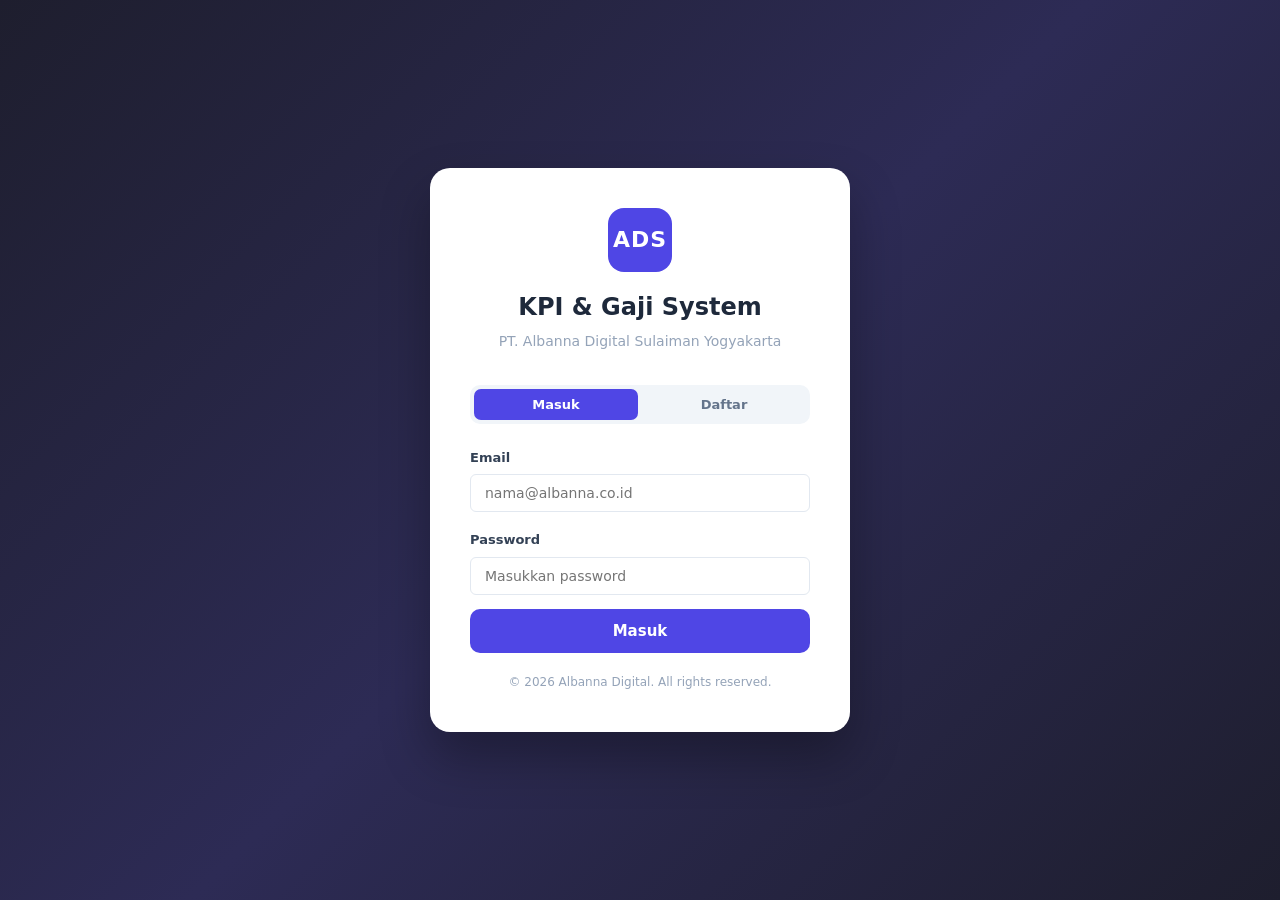
<file: index.html>
<!DOCTYPE html>
<html lang="id">
<head>
  <meta charset="UTF-8">
  <meta name="viewport" content="width=device-width, initial-scale=1.0">
  <title>Login — KPI & Gaji System</title>
  <link rel="stylesheet" href="/css/style.css">
  <script src="/js/config.js"></script>
</head>
<body class="login-page">

  <div class="login-card fade-in">
    <div class="login-logo">
      <div class="login-logo-icon">ADS</div>
      <div class="login-title">KPI & Gaji System</div>
      <div class="login-subtitle">PT. Albanna Digital Sulaiman Yogyakarta</div>
    </div>

    <!-- Tab Toggle -->
    <div style="display:flex;background:#f1f5f9;border-radius:10px;padding:4px;margin-bottom:24px;gap:4px;">
      <button id="tabLogin" onclick="showTab('login')" style="flex:1;padding:8px;border:none;border-radius:7px;font-size:13px;font-weight:600;cursor:pointer;background:#4f46e5;color:#fff;transition:all .2s;">Masuk</button>
      <button id="tabDaftar" onclick="showTab('daftar')" style="flex:1;padding:8px;border:none;border-radius:7px;font-size:13px;font-weight:600;cursor:pointer;background:transparent;color:#64748b;transition:all .2s;">Daftar</button>
    </div>

    <!-- Form Login -->
    <form id="loginForm">
      <div class="form-group">
        <label class="form-label" for="email">Email</label>
        <input type="email" id="email" class="form-control" placeholder="nama@albanna.co.id" required autocomplete="email">
      </div>
      <div class="form-group" style="margin-bottom:6px;">
        <label class="form-label" for="password">Password</label>
        <input type="password" id="password" class="form-control" placeholder="Masukkan password" required autocomplete="current-password">
      </div>
      <div class="login-error" id="loginError"></div>
      <button type="submit" class="login-btn" id="loginBtn">
        <span id="loginBtnText">Masuk</span>
      </button>
    </form>

    <!-- Form Daftar -->
    <form id="daftarForm" style="display:none;">
      <div class="form-group">
        <label class="form-label" for="regNama">Nama Lengkap</label>
        <input type="text" id="regNama" class="form-control" placeholder="Ahmad Baihaqi" required>
      </div>
      <div class="form-group">
        <label class="form-label" for="regEmail">Email</label>
        <input type="email" id="regEmail" class="form-control" placeholder="nama@albanna.co.id" required>
      </div>
      <div class="form-group">
        <label class="form-label" for="regDivisi">Divisi</label>
        <select id="regDivisi" class="form-control" onchange="onDivisiChange()" required>
          <option value="">Pilih Divisi</option>
        </select>
      </div>
      <div class="form-group" id="jabatanGroup" style="display:none;">
        <label class="form-label" for="regJabatan">Jabatan</label>
        <select id="regJabatan" class="form-control">
          <option value="">Pilih Jabatan</option>
        </select>
      </div>
      <div class="form-group">
        <label class="form-label" for="regWA">Nomor WhatsApp</label>
        <input type="tel" id="regWA" class="form-control" placeholder="08123456789" required>
      </div>
      <div class="form-group">
        <label class="form-label" for="regPassword">Password</label>
        <input type="password" id="regPassword" class="form-control" placeholder="Minimal 6 karakter" required minlength="6">
      </div>
      <div class="form-group" style="margin-bottom:6px;">
        <label class="form-label" for="regConfirm">Konfirmasi Password</label>
        <input type="password" id="regConfirm" class="form-control" placeholder="Ulangi password" required>
      </div>
      <div class="login-error" id="daftarError"></div>
      <div class="login-error" id="daftarSuccess" style="display:none;background:#dcfce7;color:#166534;border-color:#bbf7d0;"></div>
      <button type="submit" class="login-btn" id="daftarBtn">
        <span id="daftarBtnText">Buat Akun</span>
      </button>
    </form>

    <div style="text-align:center;margin-top:20px;font-size:12px;color:#94a3b8;">
      &copy; 2026 Albanna Digital. All rights reserved.
    </div>
  </div>

  <script>
    let allDivisions = [];
    let allJabatan = [];

    // Check if already logged in
    (async () => {
      if (!isLoggedIn()) return;
      try {
        const emp = await sbGet('employees', `?select=role&user_id=eq.${getUserId()}&limit=1`, getToken());
        if (emp && emp[0]) window.location.href = '/dashboard.html';
      } catch {}
    })();

    // Load divisi & jabatan saat halaman daftar dibuka
    async function loadStruktur() {
      try {
        const [divs, jabs] = await Promise.all([
          sbGet('divisions', '?select=*&order=name'),
          sbGet('jabatan', '?select=*&order=name')
        ]);
        allDivisions = divs || [];
        allJabatan = jabs || [];

        const divEl = document.getElementById('regDivisi');
        divEl.innerHTML = '<option value="">Pilih Divisi</option>' +
          allDivisions.map(d => `<option value="${d.id}">${d.name}</option>`).join('');
      } catch (err) {
        console.error('Gagal load struktur:', err);
      }
    }

    function onDivisiChange() {
      const divId = document.getElementById('regDivisi').value;
      const jabEl = document.getElementById('regJabatan');
      const jabGroup = document.getElementById('jabatanGroup');

      if (!divId) {
        jabGroup.style.display = 'none';
        jabEl.innerHTML = '<option value="">Pilih Jabatan</option>';
        return;
      }

      const filtered = allJabatan.filter(j => j.division_id === divId);
      jabEl.innerHTML = filtered.length
        ? '<option value="">Pilih Jabatan</option>' + filtered.map(j => `<option value="${j.id}">${j.name}</option>`).join('')
        : '<option value="">Tidak ada jabatan di divisi ini</option>';

      jabGroup.style.display = '';
    }

    // Tab toggle
    function showTab(tab) {
      const isLogin = tab === 'login';
      document.getElementById('loginForm').style.display = isLogin ? '' : 'none';
      document.getElementById('daftarForm').style.display = isLogin ? 'none' : '';
      document.getElementById('tabLogin').style.background = isLogin ? '#4f46e5' : 'transparent';
      document.getElementById('tabLogin').style.color = isLogin ? '#fff' : '#64748b';
      document.getElementById('tabDaftar').style.background = isLogin ? 'transparent' : '#4f46e5';
      document.getElementById('tabDaftar').style.color = isLogin ? '#64748b' : '#fff';
      if (!isLogin) {
        document.getElementById('jabatanGroup').style.display = 'none';
        document.getElementById('regJabatan').innerHTML = '<option value="">Pilih Jabatan</option>';
        loadStruktur();
      }
    }

    // Login
    document.getElementById('loginForm').addEventListener('submit', async (e) => {
      e.preventDefault();
      const email = document.getElementById('email').value.trim();
      const password = document.getElementById('password').value;
      const btn = document.getElementById('loginBtn');
      const btnText = document.getElementById('loginBtnText');
      const errorEl = document.getElementById('loginError');

      btn.disabled = true;
      btnText.textContent = 'Memproses...';
      errorEl.style.display = 'none';

      try {
        const session = await authSignIn(email, password);
        saveSession(session);

        // Check employee record
        const empArr = await sbGet('employees', `?select=role,status&user_id=eq.${session.user.id}&limit=1`, session.access_token);
        const emp = empArr && empArr[0];

        if (!emp) {
          await authSignOut();
          throw new Error('Akun karyawan tidak ditemukan. Hubungi HR.');
        }
        if (emp.status !== 'aktif') {
          await authSignOut();
          throw new Error('Akun Anda belum aktif. Hubungi HR.');
        }

        window.location.href = '/dashboard.html';
      } catch (err) {
        errorEl.textContent = err.message || 'Email atau password salah.';
        errorEl.style.display = 'block';
        btn.disabled = false;
        btnText.textContent = 'Masuk';
      }
    });

    // Daftar
    document.getElementById('daftarForm').addEventListener('submit', async (e) => {
      e.preventDefault();
      const nama = document.getElementById('regNama').value.trim();
      const email = document.getElementById('regEmail').value.trim();
      const wa_number = document.getElementById('regWA').value.trim();
      const jabatan_id = document.getElementById('regJabatan').value;
      const password = document.getElementById('regPassword').value;
      const confirm = document.getElementById('regConfirm').value;
      const btn = document.getElementById('daftarBtn');
      const btnText = document.getElementById('daftarBtnText');
      const errorEl = document.getElementById('daftarError');
      const successEl = document.getElementById('daftarSuccess');

      errorEl.style.display = 'none';
      successEl.style.display = 'none';

      if (password !== confirm) {
        errorEl.textContent = 'Password dan konfirmasi tidak cocok.';
        errorEl.style.display = 'block';
        return;
      }
      if (!jabatan_id) {
        errorEl.textContent = 'Pilih divisi dan jabatan terlebih dahulu.';
        errorEl.style.display = 'block';
        return;
      }

      btn.disabled = true;
      btnText.textContent = 'Memproses...';

      try {
        const signUpResult = await authSignUp(email, password);
        const userId = signUpResult.user?.id;

        if (!userId) throw new Error('Gagal mendaftarkan akun.');

        // Need a token — for signup we may not have access_token if email confirm required
        // Insert employee using anon key (requires RLS policy allowing anon insert or authenticated)
        const token = signUpResult.access_token || null;
        await sbPost('employees', {
          user_id: userId,
          nama,
          email,
          wa_number,
          jabatan_id,
          role: 'karyawan',
          status: 'aktif'
        }, token);

        // Sign out
        if (signUpResult.access_token) {
          await authSignOut();
        }

        successEl.textContent = 'Akun berhasil dibuat! Silakan login. HR akan melengkapi data gaji kamu.';
        successEl.style.display = 'block';
        document.getElementById('daftarForm').reset();
        document.getElementById('regJabatan').innerHTML = '<option value="">Pilih jabatan dulu</option>';
      } catch (err) {
        errorEl.textContent = err.message || 'Gagal membuat akun. Coba lagi.';
        errorEl.style.display = 'block';
      } finally {
        btn.disabled = false;
        btnText.textContent = 'Buat Akun';
      }
    });
  </script>
</body>
</html>
</file>
<file: css/style.css>
/* ============================================================
   KPI & GAJI SYSTEM — MAIN STYLESHEET
   PT. ALBANNA DIGITAL SULAIMAN YOGYAKARTA
   ============================================================ */

/* CSS Variables */
:root {
  --primary: #4f46e5;
  --primary-dark: #3730a3;
  --primary-light: #818cf8;
  --primary-bg: #eef2ff;
  --sidebar-bg: #1e1e2e;
  --sidebar-text: #a8a8c0;
  --sidebar-active: #4f46e5;
  --content-bg: #f8fafc;
  --white: #ffffff;
  --gray-50: #f8fafc;
  --gray-100: #f1f5f9;
  --gray-200: #e2e8f0;
  --gray-300: #cbd5e1;
  --gray-400: #94a3b8;
  --gray-500: #64748b;
  --gray-600: #475569;
  --gray-700: #334155;
  --gray-800: #1e293b;
  --gray-900: #0f172a;
  --success: #10b981;
  --success-bg: #d1fae5;
  --danger: #ef4444;
  --danger-bg: #fee2e2;
  --warning: #f59e0b;
  --warning-bg: #fef3c7;
  --info: #3b82f6;
  --info-bg: #dbeafe;
  --border: #e2e8f0;
  --shadow-sm: 0 1px 2px rgba(0,0,0,0.05);
  --shadow: 0 4px 6px -1px rgba(0,0,0,0.07), 0 2px 4px -1px rgba(0,0,0,0.04);
  --shadow-md: 0 10px 15px -3px rgba(0,0,0,0.07), 0 4px 6px -2px rgba(0,0,0,0.04);
  --shadow-lg: 0 20px 25px -5px rgba(0,0,0,0.08), 0 10px 10px -5px rgba(0,0,0,0.04);
  --radius-sm: 6px;
  --radius: 10px;
  --radius-md: 12px;
  --radius-lg: 16px;
  --sidebar-width: 260px;
  --topbar-height: 64px;
  --font: 'Inter', 'Segoe UI', system-ui, -apple-system, sans-serif;
}

/* Reset */
*, *::before, *::after { box-sizing: border-box; margin: 0; padding: 0; }
html { font-size: 15px; }
body {
  font-family: var(--font);
  background: var(--content-bg);
  color: var(--gray-800);
  line-height: 1.6;
  min-height: 100vh;
}
a { color: inherit; text-decoration: none; }
img { max-width: 100%; }
button { cursor: pointer; font-family: var(--font); }
input, select, textarea { font-family: var(--font); }

/* ============================================================
   LAYOUT
   ============================================================ */

.app-layout {
  display: flex;
  min-height: 100vh;
}

/* Sidebar */
.sidebar {
  width: var(--sidebar-width);
  background: var(--sidebar-bg);
  display: flex;
  flex-direction: column;
  position: fixed;
  top: 0;
  left: 0;
  bottom: 0;
  z-index: 100;
  transition: transform 0.3s ease;
  overflow: hidden;
}

.sidebar-header {
  padding: 20px 20px 16px;
  border-bottom: 1px solid rgba(255,255,255,0.06);
}

.sidebar-logo {
  display: flex;
  align-items: center;
  gap: 12px;
}

.logo-icon {
  width: 40px;
  height: 40px;
  background: var(--primary);
  border-radius: var(--radius-sm);
  display: flex;
  align-items: center;
  justify-content: center;
  font-weight: 800;
  font-size: 12px;
  color: white;
  letter-spacing: 0.5px;
  flex-shrink: 0;
}

.logo-name {
  font-weight: 700;
  font-size: 15px;
  color: white;
  line-height: 1.2;
}

.logo-sub {
  font-size: 11px;
  color: var(--sidebar-text);
  line-height: 1.2;
}

/* Sidebar Nav */
.sidebar-nav {
  flex: 1;
  padding: 16px 12px;
  overflow-y: auto;
  display: flex;
  flex-direction: column;
  gap: 2px;
}

.sidebar-nav::-webkit-scrollbar { width: 4px; }
.sidebar-nav::-webkit-scrollbar-track { background: transparent; }
.sidebar-nav::-webkit-scrollbar-thumb { background: rgba(255,255,255,0.1); border-radius: 4px; }

.nav-link {
  display: flex;
  align-items: center;
  gap: 12px;
  padding: 10px 12px;
  border-radius: var(--radius-sm);
  color: var(--sidebar-text);
  font-size: 14px;
  font-weight: 500;
  transition: all 0.2s;
}

.nav-link:hover {
  background: rgba(255,255,255,0.06);
  color: white;
}

.nav-link.active {
  background: var(--primary);
  color: white;
}

.nav-icon {
  width: 20px;
  text-align: center;
  font-size: 15px;
  flex-shrink: 0;
}

.nav-label { flex: 1; }

.nav-section-title {
  font-size: 10px;
  font-weight: 600;
  text-transform: uppercase;
  letter-spacing: 1px;
  color: rgba(255,255,255,0.3);
  padding: 8px 12px 4px;
  margin-top: 8px;
}

/* Sidebar Footer */
.sidebar-footer {
  padding: 16px;
  border-top: 1px solid rgba(255,255,255,0.06);
}

.user-info {
  display: flex;
  align-items: center;
  gap: 10px;
  margin-bottom: 12px;
}

.user-avatar {
  width: 36px;
  height: 36px;
  background: var(--primary);
  border-radius: 50%;
  display: flex;
  align-items: center;
  justify-content: center;
  font-weight: 700;
  font-size: 14px;
  color: white;
  flex-shrink: 0;
}

.user-name {
  font-weight: 600;
  font-size: 13px;
  color: white;
  line-height: 1.2;
  white-space: nowrap;
  overflow: hidden;
  text-overflow: ellipsis;
  max-width: 150px;
}

.user-role {
  font-size: 10px;
  color: var(--sidebar-text);
  text-transform: uppercase;
  letter-spacing: 0.5px;
}

.btn-logout {
  width: 100%;
  padding: 8px;
  background: rgba(239,68,68,0.15);
  border: 1px solid rgba(239,68,68,0.2);
  border-radius: var(--radius-sm);
  color: #fca5a5;
  font-size: 13px;
  font-weight: 500;
  transition: all 0.2s;
}

.btn-logout:hover {
  background: rgba(239,68,68,0.25);
  color: #f87171;
}

/* Main Content */
.main-content {
  margin-left: var(--sidebar-width);
  flex: 1;
  display: flex;
  flex-direction: column;
  min-height: 100vh;
}

/* Top Bar */
.topbar {
  height: var(--topbar-height);
  background: var(--white);
  border-bottom: 1px solid var(--border);
  display: flex;
  align-items: center;
  justify-content: space-between;
  padding: 0 28px;
  position: sticky;
  top: 0;
  z-index: 50;
  box-shadow: var(--shadow-sm);
}

.topbar-left {
  display: flex;
  align-items: center;
  gap: 12px;
}

.hamburger {
  display: none;
  background: none;
  border: none;
  padding: 6px;
  border-radius: var(--radius-sm);
  cursor: pointer;
  color: var(--gray-600);
}

.hamburger:hover { background: var(--gray-100); }
.hamburger span { display: block; width: 20px; height: 2px; background: currentColor; margin: 4px 0; border-radius: 2px; }

.page-title {
  font-size: 18px;
  font-weight: 700;
  color: var(--gray-800);
}

.page-subtitle {
  font-size: 13px;
  color: var(--gray-400);
  margin-top: 1px;
}

.topbar-right {
  display: flex;
  align-items: center;
  gap: 12px;
}

.user-badge {
  display: flex;
  align-items: center;
  gap: 8px;
  background: var(--gray-100);
  padding: 6px 12px;
  border-radius: 20px;
  font-size: 13px;
  font-weight: 600;
  color: var(--gray-700);
}

/* Page Content */
.page-content {
  padding: 28px;
  flex: 1;
}

/* ============================================================
   CARDS
   ============================================================ */

.card {
  background: var(--white);
  border-radius: var(--radius-md);
  box-shadow: var(--shadow);
  border: 1px solid var(--border);
  overflow: hidden;
}

.card-header {
  padding: 20px 24px;
  border-bottom: 1px solid var(--border);
  display: flex;
  align-items: center;
  justify-content: space-between;
  flex-wrap: wrap;
  gap: 12px;
}

.card-title {
  font-size: 16px;
  font-weight: 700;
  color: var(--gray-800);
}

.card-subtitle {
  font-size: 13px;
  color: var(--gray-500);
  margin-top: 2px;
}

.card-body {
  padding: 24px;
}

.card-footer {
  padding: 16px 24px;
  background: var(--gray-50);
  border-top: 1px solid var(--border);
}

/* Stats Cards */
.stats-grid {
  display: grid;
  grid-template-columns: repeat(auto-fit, minmax(200px, 1fr));
  gap: 20px;
  margin-bottom: 28px;
}

.stat-card {
  background: var(--white);
  border-radius: var(--radius-md);
  padding: 20px 24px;
  box-shadow: var(--shadow);
  border: 1px solid var(--border);
  display: flex;
  align-items: flex-start;
  gap: 16px;
}

.stat-icon {
  width: 48px;
  height: 48px;
  border-radius: var(--radius);
  display: flex;
  align-items: center;
  justify-content: center;
  font-size: 22px;
  flex-shrink: 0;
}

.stat-icon.indigo { background: var(--primary-bg); color: var(--primary); }
.stat-icon.green { background: var(--success-bg); color: var(--success); }
.stat-icon.red { background: var(--danger-bg); color: var(--danger); }
.stat-icon.yellow { background: var(--warning-bg); color: var(--warning); }
.stat-icon.blue { background: var(--info-bg); color: var(--info); }

.stat-info { flex: 1; min-width: 0; }
.stat-label { font-size: 12px; color: var(--gray-500); font-weight: 500; text-transform: uppercase; letter-spacing: 0.5px; }
.stat-value { font-size: 24px; font-weight: 800; color: var(--gray-800); margin-top: 4px; line-height: 1.2; }
.stat-sub { font-size: 12px; color: var(--gray-400); margin-top: 4px; }

/* ============================================================
   TABLES
   ============================================================ */

.table-wrap { overflow-x: auto; }

table {
  width: 100%;
  border-collapse: collapse;
  font-size: 14px;
}

thead th {
  background: var(--gray-50);
  padding: 12px 16px;
  text-align: left;
  font-weight: 600;
  font-size: 12px;
  text-transform: uppercase;
  letter-spacing: 0.5px;
  color: var(--gray-500);
  border-bottom: 1px solid var(--border);
  white-space: nowrap;
}

tbody td {
  padding: 14px 16px;
  border-bottom: 1px solid var(--border);
  vertical-align: middle;
  color: var(--gray-700);
}

tbody tr:last-child td { border-bottom: none; }
tbody tr:hover td { background: var(--gray-50); }
tbody tr:nth-child(even) td { background: rgba(248,250,252,0.5); }
tbody tr:nth-child(even):hover td { background: var(--gray-50); }

.text-right { text-align: right; }
.text-center { text-align: center; }
.font-mono { font-family: 'Courier New', monospace; }
.font-bold { font-weight: 700; }
.text-sm { font-size: 13px; }
.text-muted { color: var(--gray-400); }

/* ============================================================
   FORMS
   ============================================================ */

.form-group {
  display: flex;
  flex-direction: column;
  gap: 6px;
  margin-bottom: 18px;
}

.form-group:last-child { margin-bottom: 0; }

.form-label {
  font-size: 13px;
  font-weight: 600;
  color: var(--gray-700);
}

.form-label .required { color: var(--danger); margin-left: 2px; }

.form-hint {
  font-size: 12px;
  color: var(--gray-400);
}

.form-control {
  width: 100%;
  padding: 10px 14px;
  border: 1.5px solid var(--border);
  border-radius: var(--radius-sm);
  font-size: 14px;
  color: var(--gray-800);
  background: var(--white);
  transition: border-color 0.2s, box-shadow 0.2s;
  outline: none;
}

.form-control:focus {
  border-color: var(--primary);
  box-shadow: 0 0 0 3px rgba(79,70,229,0.1);
}

.form-control:disabled {
  background: var(--gray-50);
  color: var(--gray-400);
  cursor: not-allowed;
}

select.form-control { cursor: pointer; }
textarea.form-control { resize: vertical; min-height: 80px; }

.form-row {
  display: grid;
  grid-template-columns: repeat(auto-fit, minmax(180px, 1fr));
  gap: 16px;
}

.form-row-2 { grid-template-columns: 1fr 1fr; }
.form-row-3 { grid-template-columns: 1fr 1fr 1fr; }

.input-group {
  display: flex;
  align-items: stretch;
}

.input-prefix, .input-suffix {
  padding: 10px 12px;
  background: var(--gray-100);
  border: 1.5px solid var(--border);
  font-size: 13px;
  color: var(--gray-500);
  font-weight: 500;
  white-space: nowrap;
}

.input-prefix {
  border-right: none;
  border-radius: var(--radius-sm) 0 0 var(--radius-sm);
}

.input-suffix {
  border-left: none;
  border-radius: 0 var(--radius-sm) var(--radius-sm) 0;
}

.input-group .form-control {
  border-radius: 0;
  flex: 1;
}

.input-group.has-prefix .form-control { border-radius: 0 var(--radius-sm) var(--radius-sm) 0; }
.input-group.has-suffix .form-control { border-radius: var(--radius-sm) 0 0 var(--radius-sm); }

/* Search Input */
.search-input {
  position: relative;
}

.search-input input {
  padding-left: 36px;
}

.search-icon {
  position: absolute;
  left: 11px;
  top: 50%;
  transform: translateY(-50%);
  color: var(--gray-400);
  font-size: 14px;
  pointer-events: none;
}

/* ============================================================
   BUTTONS
   ============================================================ */

.btn {
  display: inline-flex;
  align-items: center;
  justify-content: center;
  gap: 6px;
  padding: 9px 18px;
  border-radius: var(--radius-sm);
  font-size: 14px;
  font-weight: 600;
  border: 1.5px solid transparent;
  transition: all 0.2s;
  cursor: pointer;
  white-space: nowrap;
  text-decoration: none;
  line-height: 1.4;
}

.btn:disabled {
  opacity: 0.6;
  cursor: not-allowed;
  pointer-events: none;
}

.btn-primary {
  background: var(--primary);
  color: white;
  border-color: var(--primary);
}
.btn-primary:hover { background: var(--primary-dark); border-color: var(--primary-dark); }

.btn-secondary {
  background: var(--white);
  color: var(--gray-700);
  border-color: var(--border);
}
.btn-secondary:hover { background: var(--gray-50); border-color: var(--gray-300); }

.btn-danger {
  background: var(--danger);
  color: white;
  border-color: var(--danger);
}
.btn-danger:hover { background: #dc2626; border-color: #dc2626; }

.btn-ghost {
  background: transparent;
  color: var(--gray-600);
  border-color: transparent;
}
.btn-ghost:hover { background: var(--gray-100); }

.btn-success {
  background: var(--success);
  color: white;
  border-color: var(--success);
}
.btn-success:hover { background: #059669; }

.btn-warning {
  background: var(--warning);
  color: white;
  border-color: var(--warning);
}

.btn-sm {
  padding: 6px 12px;
  font-size: 12px;
}

.btn-lg {
  padding: 12px 24px;
  font-size: 16px;
  border-radius: var(--radius);
}

.btn-icon {
  width: 36px;
  height: 36px;
  padding: 0;
  border-radius: var(--radius-sm);
}

.btn-group {
  display: flex;
  gap: 8px;
  flex-wrap: wrap;
}

/* ============================================================
   BADGES
   ============================================================ */

.badge {
  display: inline-flex;
  align-items: center;
  padding: 3px 10px;
  border-radius: 20px;
  font-size: 11px;
  font-weight: 600;
  letter-spacing: 0.3px;
  white-space: nowrap;
}

.badge-green { background: var(--success-bg); color: #065f46; }
.badge-red { background: var(--danger-bg); color: #991b1b; }
.badge-yellow { background: var(--warning-bg); color: #92400e; }
.badge-blue { background: var(--info-bg); color: #1e40af; }
.badge-gray { background: var(--gray-100); color: var(--gray-600); }
.badge-indigo { background: var(--primary-bg); color: var(--primary-dark); }

/* ============================================================
   MODALS
   ============================================================ */

.modal-overlay {
  display: none;
  position: fixed;
  inset: 0;
  background: rgba(0,0,0,0.4);
  z-index: 500;
  align-items: center;
  justify-content: center;
  padding: 20px;
  backdrop-filter: blur(2px);
}

.modal-overlay.open { display: flex; }

.modal {
  background: var(--white);
  border-radius: var(--radius-lg);
  box-shadow: var(--shadow-lg);
  width: 100%;
  max-width: 520px;
  max-height: 90vh;
  display: flex;
  flex-direction: column;
  animation: modalIn 0.25s ease;
}

.modal-lg { max-width: 700px; }
.modal-xl { max-width: 900px; }

@keyframes modalIn {
  from { opacity: 0; transform: scale(0.95) translateY(-10px); }
  to { opacity: 1; transform: scale(1) translateY(0); }
}

.modal-header {
  padding: 20px 24px;
  border-bottom: 1px solid var(--border);
  display: flex;
  align-items: center;
  justify-content: space-between;
}

.modal-title {
  font-size: 16px;
  font-weight: 700;
  color: var(--gray-800);
}

.modal-close {
  width: 32px;
  height: 32px;
  border: none;
  background: var(--gray-100);
  border-radius: var(--radius-sm);
  display: flex;
  align-items: center;
  justify-content: center;
  cursor: pointer;
  font-size: 18px;
  color: var(--gray-500);
  transition: all 0.2s;
}

.modal-close:hover { background: var(--gray-200); color: var(--gray-700); }

.modal-body {
  padding: 24px;
  overflow-y: auto;
  flex: 1;
}

.modal-footer {
  padding: 16px 24px;
  border-top: 1px solid var(--border);
  display: flex;
  justify-content: flex-end;
  gap: 10px;
  background: var(--gray-50);
}

/* ============================================================
   TABS
   ============================================================ */

.tabs {
  display: flex;
  border-bottom: 2px solid var(--border);
  margin-bottom: 24px;
  gap: 0;
  overflow-x: auto;
}

.tab-btn {
  padding: 10px 20px;
  background: none;
  border: none;
  font-size: 14px;
  font-weight: 600;
  color: var(--gray-500);
  cursor: pointer;
  border-bottom: 2px solid transparent;
  margin-bottom: -2px;
  white-space: nowrap;
  transition: all 0.2s;
}

.tab-btn:hover { color: var(--primary); }
.tab-btn.active { color: var(--primary); border-bottom-color: var(--primary); }

.tab-panel { display: none; }
.tab-panel.active { display: block; }

/* ============================================================
   PROGRESS BARS
   ============================================================ */

.progress-bar {
  height: 8px;
  background: var(--gray-200);
  border-radius: 4px;
  overflow: hidden;
}

.progress-fill {
  height: 100%;
  border-radius: 4px;
  transition: width 0.5s ease;
  background: var(--primary);
}

.progress-fill.green { background: var(--success); }
.progress-fill.red { background: var(--danger); }
.progress-fill.yellow { background: var(--warning); }

/* ============================================================
   SPINNER / LOADING
   ============================================================ */

.spinner {
  width: 40px;
  height: 40px;
  border: 3px solid var(--border);
  border-top-color: var(--primary);
  border-radius: 50%;
  animation: spin 0.8s linear infinite;
}

.spinner-sm {
  width: 20px;
  height: 20px;
  border-width: 2px;
}

@keyframes spin { to { transform: rotate(360deg); } }

.loading-row td {
  text-align: center;
  padding: 40px;
  color: var(--gray-400);
}

.empty-state {
  text-align: center;
  padding: 60px 20px;
  color: var(--gray-400);
}

.empty-state-icon { font-size: 48px; margin-bottom: 16px; }
.empty-state-title { font-size: 18px; font-weight: 600; color: var(--gray-600); margin-bottom: 8px; }
.empty-state-text { font-size: 14px; }

/* ============================================================
   FILTERS / TOOLBAR
   ============================================================ */

.toolbar {
  display: flex;
  align-items: center;
  gap: 12px;
  flex-wrap: wrap;
  margin-bottom: 20px;
}

.toolbar-left { flex: 1; display: flex; gap: 12px; flex-wrap: wrap; }
.toolbar-right { display: flex; gap: 12px; flex-wrap: wrap; }

/* ============================================================
   ACCORDION / EXPANDABLE
   ============================================================ */

.accordion-item {
  border: 1px solid var(--border);
  border-radius: var(--radius);
  margin-bottom: 10px;
  overflow: hidden;
}

.accordion-header {
  padding: 16px 20px;
  background: var(--gray-50);
  display: flex;
  align-items: center;
  justify-content: space-between;
  cursor: pointer;
  font-weight: 600;
  color: var(--gray-700);
  transition: background 0.2s;
}

.accordion-header:hover { background: var(--gray-100); }
.accordion-header .arrow { transition: transform 0.2s; font-size: 12px; }
.accordion-item.open .accordion-header .arrow { transform: rotate(90deg); }

.accordion-body {
  display: none;
  padding: 20px;
  border-top: 1px solid var(--border);
}

.accordion-item.open .accordion-body { display: block; }

/* ============================================================
   KPI SPECIFIC
   ============================================================ */

.kpi-section {
  margin-bottom: 24px;
}

.kpi-section-title {
  font-size: 13px;
  font-weight: 700;
  text-transform: uppercase;
  letter-spacing: 1px;
  color: var(--primary);
  padding: 10px 0;
  border-bottom: 2px solid var(--primary-bg);
  margin-bottom: 16px;
}

.kpi-row {
  display: grid;
  grid-template-columns: 2fr 1fr 1fr 1fr 1fr;
  gap: 8px;
  align-items: center;
  padding: 10px 0;
  border-bottom: 1px solid var(--gray-100);
}

.kpi-row:last-child { border-bottom: none; }

.kpi-indicator-name { font-size: 14px; color: var(--gray-700); }
.kpi-indicator-name small { display: block; font-size: 11px; color: var(--gray-400); }

.kpi-poin-positive { color: var(--success); font-weight: 700; }
.kpi-poin-negative { color: var(--danger); font-weight: 700; }
.kpi-poin-zero { color: var(--gray-400); }

/* Summary panel */
.summary-panel {
  position: sticky;
  top: 80px;
  background: var(--white);
  border-radius: var(--radius-md);
  box-shadow: var(--shadow-md);
  border: 1px solid var(--border);
  padding: 20px;
}

.summary-total {
  text-align: center;
  padding: 16px 0;
  border-bottom: 1px solid var(--border);
  margin-bottom: 16px;
}

.summary-total-label { font-size: 12px; color: var(--gray-400); text-transform: uppercase; }
.summary-total-value { font-size: 32px; font-weight: 800; color: var(--primary); }
.summary-total-grade { font-size: 14px; font-weight: 600; color: var(--gray-600); margin-top: 4px; }

.summary-breakdown { list-style: none; display: flex; flex-direction: column; gap: 8px; }
.summary-breakdown li {
  display: flex;
  justify-content: space-between;
  font-size: 13px;
  color: var(--gray-600);
}
.summary-breakdown li span:last-child { font-weight: 700; }

/* Product tags */
.product-tag {
  display: inline-flex;
  align-items: center;
  gap: 6px;
  background: var(--primary-bg);
  color: var(--primary-dark);
  padding: 4px 10px;
  border-radius: 20px;
  font-size: 12px;
  font-weight: 600;
  margin: 3px;
}

.product-tag .remove {
  cursor: pointer;
  color: var(--primary);
  font-size: 14px;
  line-height: 1;
}

.product-tag .remove:hover { color: var(--danger); }

/* ============================================================
   PAYROLL SLIP
   ============================================================ */

.slip-header {
  text-align: center;
  padding: 24px;
  border-bottom: 3px solid var(--primary);
  margin-bottom: 24px;
}

.slip-company { font-size: 20px; font-weight: 800; color: var(--gray-800); }
.slip-address { font-size: 12px; color: var(--gray-500); margin-top: 4px; }
.slip-title { font-size: 16px; font-weight: 700; background: var(--primary); color: white; padding: 8px 24px; border-radius: 20px; display: inline-block; margin-top: 12px; }

.slip-employee-box {
  background: var(--gray-50);
  border-radius: var(--radius);
  padding: 16px 20px;
  margin-bottom: 24px;
  display: grid;
  grid-template-columns: 1fr 1fr;
  gap: 8px;
}

.slip-employee-field { font-size: 13px; }
.slip-employee-field label { color: var(--gray-500); display: block; font-size: 11px; text-transform: uppercase; }
.slip-employee-field span { font-weight: 600; color: var(--gray-800); }

.slip-net {
  background: var(--primary);
  color: white;
  border-radius: var(--radius);
  padding: 20px 24px;
  display: flex;
  justify-content: space-between;
  align-items: center;
  margin-top: 24px;
}

.slip-net-label { font-size: 14px; font-weight: 600; opacity: 0.85; }
.slip-net-value { font-size: 28px; font-weight: 800; }

/* ============================================================
   ANIMATIONS
   ============================================================ */

@keyframes slideIn {
  from { opacity: 0; transform: translateX(20px); }
  to { opacity: 1; transform: translateX(0); }
}

@keyframes fadeIn {
  from { opacity: 0; transform: translateY(8px); }
  to { opacity: 1; transform: translateY(0); }
}

.fade-in { animation: fadeIn 0.3s ease; }

/* ============================================================
   UTILITIES
   ============================================================ */

.flex { display: flex; }
.flex-col { flex-direction: column; }
.items-center { align-items: center; }
.justify-between { justify-content: space-between; }
.gap-2 { gap: 8px; }
.gap-3 { gap: 12px; }
.gap-4 { gap: 16px; }
.mt-1 { margin-top: 4px; }
.mt-2 { margin-top: 8px; }
.mt-3 { margin-top: 12px; }
.mt-4 { margin-top: 16px; }
.mb-4 { margin-bottom: 16px; }
.mb-6 { margin-bottom: 24px; }
.w-full { width: 100%; }
.min-w-0 { min-width: 0; }
.d-none { display: none; }
.truncate { white-space: nowrap; overflow: hidden; text-overflow: ellipsis; }

/* Alert boxes */
.alert {
  padding: 12px 16px;
  border-radius: var(--radius-sm);
  font-size: 14px;
  display: flex;
  align-items: flex-start;
  gap: 10px;
  margin-bottom: 16px;
}

.alert-info { background: var(--info-bg); color: #1e40af; border-left: 3px solid var(--info); }
.alert-warning { background: var(--warning-bg); color: #92400e; border-left: 3px solid var(--warning); }
.alert-error { background: var(--danger-bg); color: #991b1b; border-left: 3px solid var(--danger); }
.alert-success { background: var(--success-bg); color: #065f46; border-left: 3px solid var(--success); }

/* Divider */
.divider {
  height: 1px;
  background: var(--border);
  margin: 20px 0;
}

/* Inline number input for KPI */
.number-stepper {
  display: flex;
  align-items: center;
  gap: 6px;
}

.number-stepper button {
  width: 28px;
  height: 28px;
  border-radius: 50%;
  border: 1.5px solid var(--border);
  background: var(--white);
  font-size: 16px;
  color: var(--gray-600);
  display: flex;
  align-items: center;
  justify-content: center;
  cursor: pointer;
  transition: all 0.2s;
}

.number-stepper button:hover { background: var(--primary); color: white; border-color: var(--primary); }
.number-stepper input { width: 60px; text-align: center; }

/* ============================================================
   PRINT STYLES
   ============================================================ */

@media print {
  .sidebar,
  .topbar,
  .btn,
  .btn-group,
  .toolbar,
  #toastContainer,
  #loadingOverlay,
  .no-print {
    display: none !important;
  }

  .main-content {
    margin-left: 0;
  }

  .page-content {
    padding: 0;
  }

  body {
    background: white;
  }

  .card {
    box-shadow: none;
    border: 1px solid #e2e8f0;
  }

  .slip-net {
    -webkit-print-color-adjust: exact;
    print-color-adjust: exact;
  }

  table { page-break-inside: avoid; }
  .slip-header, .slip-employee-box { page-break-inside: avoid; }
}

/* ============================================================
   RESPONSIVE
   ============================================================ */

@media (max-width: 768px) {
  .sidebar {
    transform: translateX(-100%);
  }

  .sidebar.open {
    transform: translateX(0);
  }

  .main-content {
    margin-left: 0;
  }

  .hamburger {
    display: flex;
    flex-direction: column;
    gap: 4px;
  }

  .topbar {
    padding: 0 16px;
  }

  .page-content {
    padding: 16px;
  }

  .stats-grid {
    grid-template-columns: repeat(2, 1fr);
    gap: 12px;
    margin-bottom: 16px;
  }

  .form-row-2, .form-row-3 { grid-template-columns: 1fr; }

  .kpi-row {
    grid-template-columns: 1fr 1fr;
    gap: 6px;
  }

  .modal { max-width: 100%; max-height: 95vh; }
  .modal-lg, .modal-xl { max-width: 100%; }

  .slip-employee-box { grid-template-columns: 1fr; }

  .tabs { gap: 0; }
  .tab-btn { padding: 10px 14px; font-size: 13px; }

  .page-title { font-size: 16px; }
}

@media (max-width: 480px) {
  .stats-grid { grid-template-columns: 1fr; }
  .card-header { flex-direction: column; align-items: flex-start; }
  .stat-value { font-size: 20px; }
}

/* ============================================================
   LOGIN PAGE
   ============================================================ */

.login-page {
  min-height: 100vh;
  background: linear-gradient(135deg, #1e1e2e 0%, #2d2b55 50%, #1e1e2e 100%);
  display: flex;
  align-items: center;
  justify-content: center;
  padding: 20px;
}

.login-card {
  background: white;
  border-radius: 20px;
  padding: 40px;
  width: 100%;
  max-width: 420px;
  box-shadow: 0 25px 50px rgba(0,0,0,0.3);
  animation: fadeIn 0.4s ease;
}

.login-logo {
  text-align: center;
  margin-bottom: 32px;
}

.login-logo-icon {
  width: 64px;
  height: 64px;
  background: var(--primary);
  border-radius: 16px;
  display: flex;
  align-items: center;
  justify-content: center;
  font-size: 22px;
  font-weight: 800;
  color: white;
  margin: 0 auto 16px;
  letter-spacing: 1px;
}

.login-title {
  font-size: 24px;
  font-weight: 800;
  color: var(--gray-800);
}

.login-subtitle {
  font-size: 14px;
  color: var(--gray-400);
  margin-top: 4px;
}

.login-btn {
  width: 100%;
  padding: 13px;
  background: var(--primary);
  color: white;
  border: none;
  border-radius: var(--radius);
  font-size: 15px;
  font-weight: 700;
  cursor: pointer;
  transition: all 0.2s;
  margin-top: 8px;
}

.login-btn:hover { background: var(--primary-dark); transform: translateY(-1px); }
.login-btn:active { transform: translateY(0); }
.login-btn:disabled { opacity: 0.7; cursor: not-allowed; transform: none; }

.login-error {
  background: var(--danger-bg);
  color: #991b1b;
  padding: 10px 14px;
  border-radius: var(--radius-sm);
  font-size: 13px;
  margin-top: 12px;
  display: none;
  border-left: 3px solid var(--danger);
}

/* Step indicator */
.step-indicator {
  display: flex;
  justify-content: center;
  gap: 0;
  margin-bottom: 28px;
}

.step-item {
  display: flex;
  align-items: center;
  gap: 0;
}

.step-circle {
  width: 32px;
  height: 32px;
  border-radius: 50%;
  background: var(--gray-200);
  color: var(--gray-400);
  font-size: 13px;
  font-weight: 700;
  display: flex;
  align-items: center;
  justify-content: center;
  z-index: 1;
  position: relative;
  flex-shrink: 0;
  transition: all 0.3s;
}

.step-circle.active { background: var(--primary); color: white; }
.step-circle.done { background: var(--success); color: white; }

.step-label {
  font-size: 11px;
  color: var(--gray-400);
  text-align: center;
  margin-top: 6px;
  white-space: nowrap;
}

.step-label.active { color: var(--primary); font-weight: 600; }

.step-line {
  width: 60px;
  height: 2px;
  background: var(--gray-200);
  margin: 0 4px;
  flex-shrink: 0;
}

.step-line.done { background: var(--success); }

.step-wrapper {
  display: flex;
  flex-direction: column;
  align-items: center;
}
</file>
